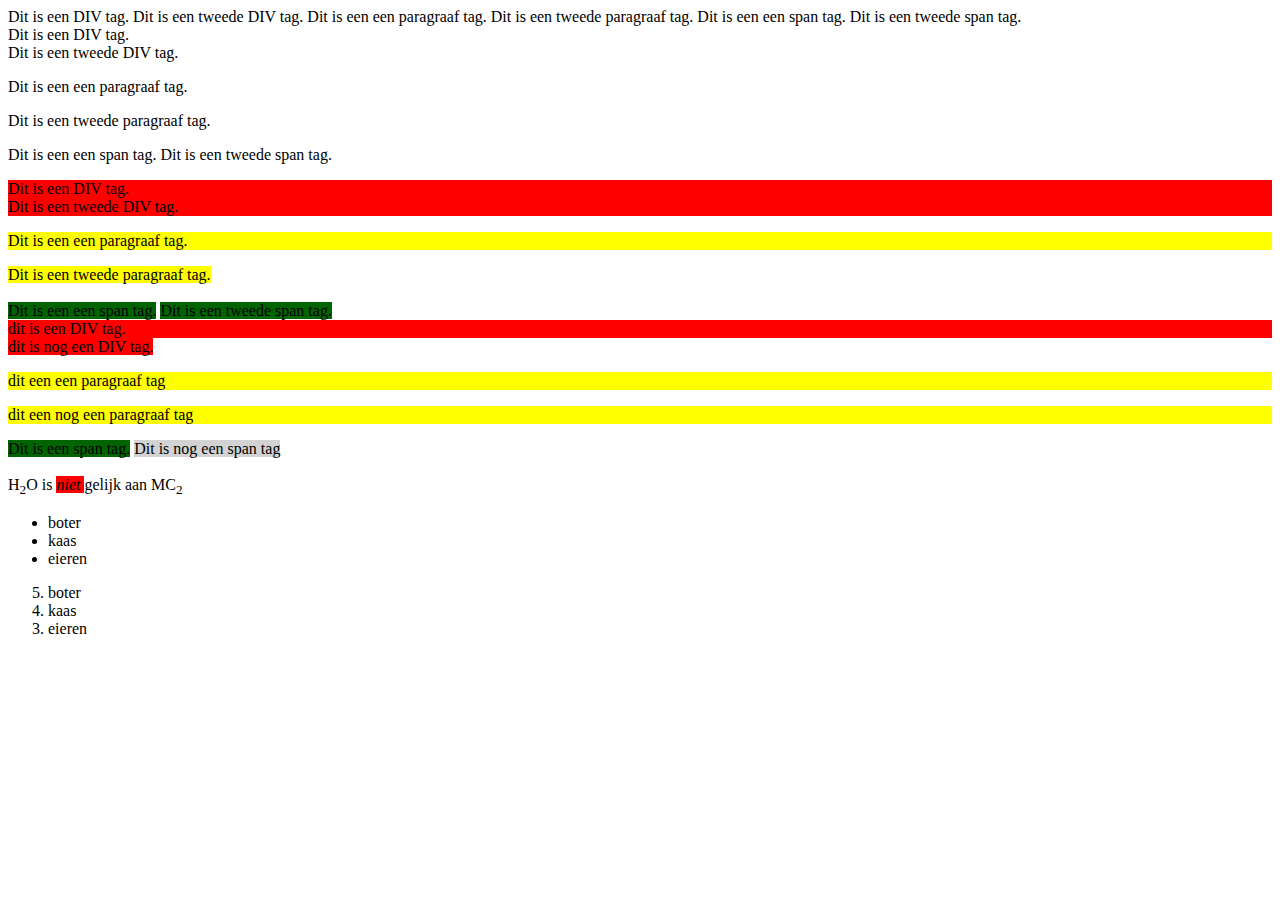
<file: elementen.html>
<!DOCTYPE html>
<html>
<body>
  
Dit is een DIV tag. Dit is een tweede DIV tag. Dit is een een paragraaf tag. Dit is een tweede paragraaf tag. Dit is een een span tag. Dit is een tweede span tag.
<br>

Dit is een DIV tag.
<br>
Dit is een tweede DIV tag.
<br>
<p>Dit is een een paragraaf tag. </p>
<p>Dit is een tweede paragraaf tag.</p>
Dit is een een span tag. Dit is een tweede span tag. <p style="background-color:red;">Dit is een DIV tag.
<br> Dit is een tweede DIV tag. </p>

<p style="background-color:yellow;">
Dit is een een paragraaf tag.
<br> </p>
<span style="background-color:yellow;">
Dit is een tweede paragraaf tag.
<br> </span>
<br>
<span style="background-color:darkgreen;">
Dit is een een span tag.</span> <span style="background-color:darkgreen;"> Dit is een tweede span tag. </span> <br>
<div style="background-color:red;"> dit is een DIV tag.     </div>
<span style="background-color:red;"> dit is nog een DIV tag.</span>
<p style="background-color:yellow;"> dit een een paragraaf tag</p>
<p style="background-color:yellow;"> dit een nog een paragraaf tag </p>
<span style="background-color:darkgreen;">Dit is een span tag.</span> <span style="background-color:lightgray;"> Dit is nog een span tag</span>

<br>
<br>
H<sub>2</sub>O is <span style="background-color:red;"> <i> niet </i></span> <span style="background-color:white;"> gelijk aan MC<sub>2</sub></span>
<ul>
  <li>boter</li>
  <li>kaas</li>
  <li>eieren</li>
</ul>

<ol start="5" reversed>
  <li> boter </li>
  <li> kaas </li>
  <li> eieren </li>
</ol>

</body>
</html>
</file>
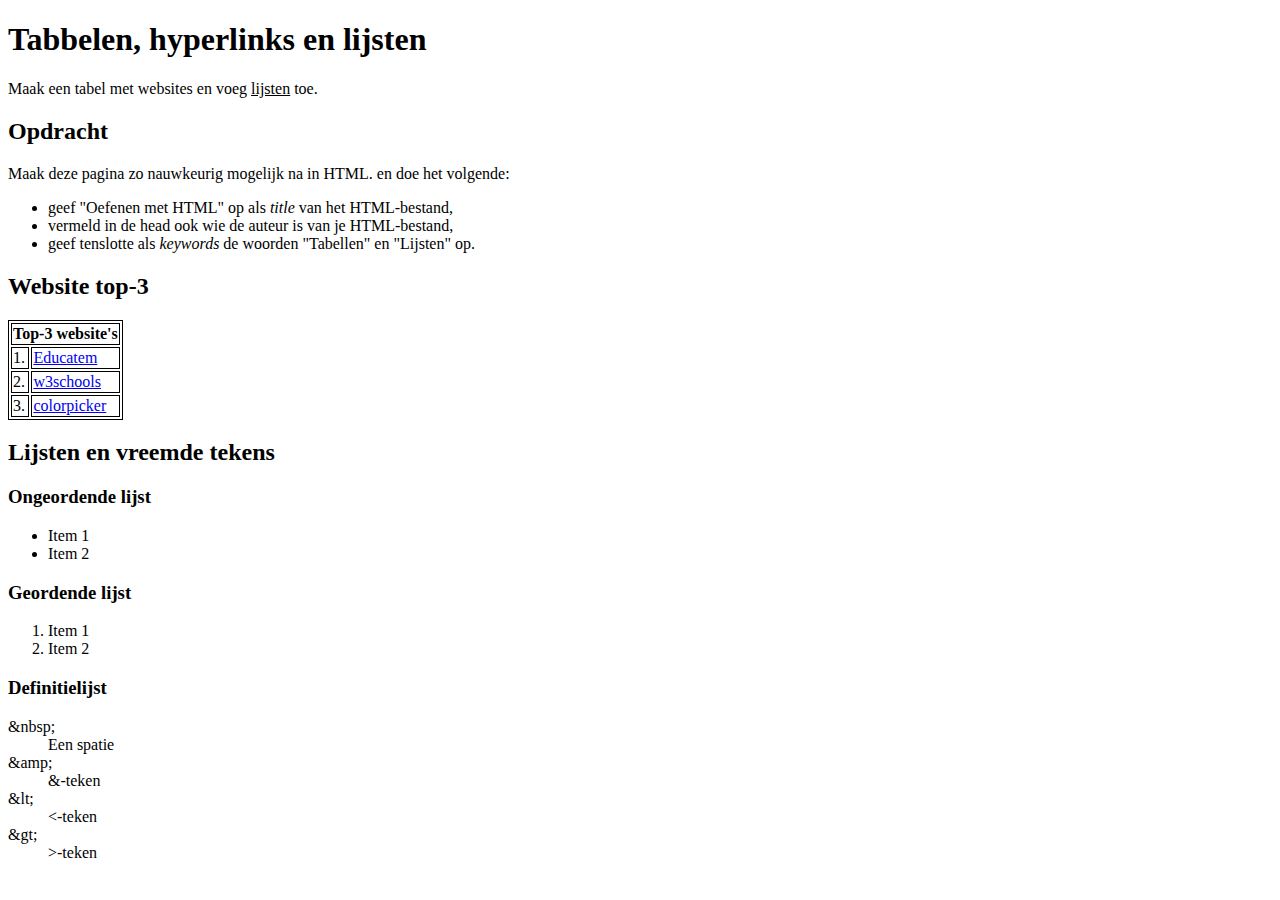
<file: oefenemetHTML.html>
<!DOCTYPE html>
<html>
<head>
<title>Tabbelen, hyperlinks en lijsten</title>
</head>
<body>

<h1>Tabbelen, hyperlinks en lijsten</h1>
Maak een tabel met websites en voeg <ins> lijsten</ins> toe.
<br>
<h2> Opdracht</h2>
Maak deze pagina zo nauwkeurig mogelijk na in HTML. en doe het volgende:

<ul>
  <li>geef "Oefenen met HTML" op als <i> title </i> van het HTML-bestand,</li>
  <li>vermeld in de head ook wie de auteur is van je HTML-bestand,</li>
  <li>geef tenslotte als <i> keywords</i> de woorden "Tabellen" en "Lijsten" op.</li>
</ul>

<h2> Website top-3</h2>
<style>
table, th, td {
  border:1px solid black;
}
</style>

<table>
  <tr>
    <th colspan=2>Top-3 website's</th>

</tr>
  <tr>
    
    <td>1. </td>
    
  
    <td><a href= http://guidemstudents.educatem.nl/ style linkcolor:pruple> Educatem</a></td> </tr>
    
    <tr>
    <td> 2. </td>
    <td><a href = "https://www.w3schools.com"> w3schools </a></td> </tr>
    
   <tr> <td> 3. </td>
   <td><a href= https://imagecolorpicker.com/> colorpicker </a> </td>  </tr>

  
</table>



<h2> Lijsten en vreemde tekens </h2>
<h3> Ongeordende lijst</h3>
<ul>
  <li>Item 1</li>
  <li> Item 2 </li>
</ul>

<h3> Geordende lijst</h3>
<ol>
  <li> Item 1</li>
  <li> Item 2 </li>
</ol>

<h3> Definitielijst</h3>
<dl>
  <dt> &amp;nbsp; </dt>
<dd> Een spatie </dd>
<dt> &amp;amp; </dt>
<dd> &-teken</dd>
<dt> &amp;lt; </dt>
<dd> &lt;-teken </dd>
<dt> &amp;gt; </dt>
<dd> &gt;-teken</dd>

  
  
</dl>



</body>
</html>
</file>
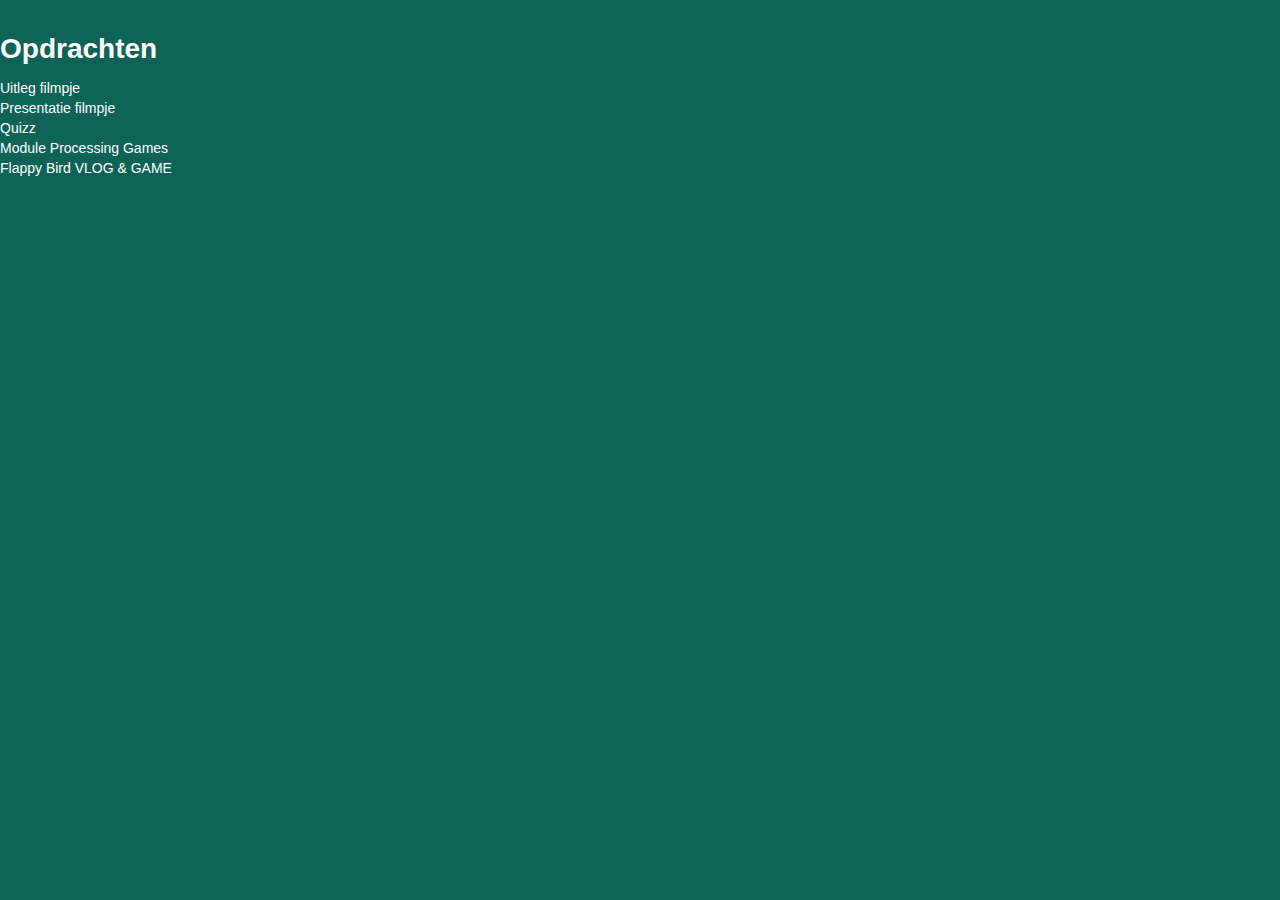
<file: Opdrachten.html>
<html>
    <head>
        <title> Opdrachten </title>
        <br>
            <h1> Opdrachten </h1> 
      </head>

      <style>
        body {
	margin: 0;
	font-family: 'Droid Sans', sans-serif;
	font-size: 14px;
	line-height: 20px;
	color: #fff;
	background-color:#0e6357;
}
a {
	color: #ffffff;;
	text-decoration: none;
}
a:hover, a:focus {
	color: #ffffff;;
	text-decoration: underline;
}
      </style>
        
<body> 
    <a href="Opdrachten/Uitlegfilmpje.html"> <i class="icon-user"></i> Uitleg filmpje </a>
    <br>
    <a href="Opdrachten/Presentatiefilmpje.html"> <i class="icon-user"></i> Presentatie filmpje </a>
    <br>
    <a href ="Opdrachten/06 Quizz.html"><i class="icon-user"></i> Quizz </a>
    <br>
    <a href="Opdrachten/Module Processing Games.html"><i class="icon-user"></i> Module Processing Games</a>
    <br>
    <a href="Opdrachten/FlappyBird.html"><i class="icon-user"></i> Flappy Bird VLOG & GAME</a>

</body>

</html>
</file>
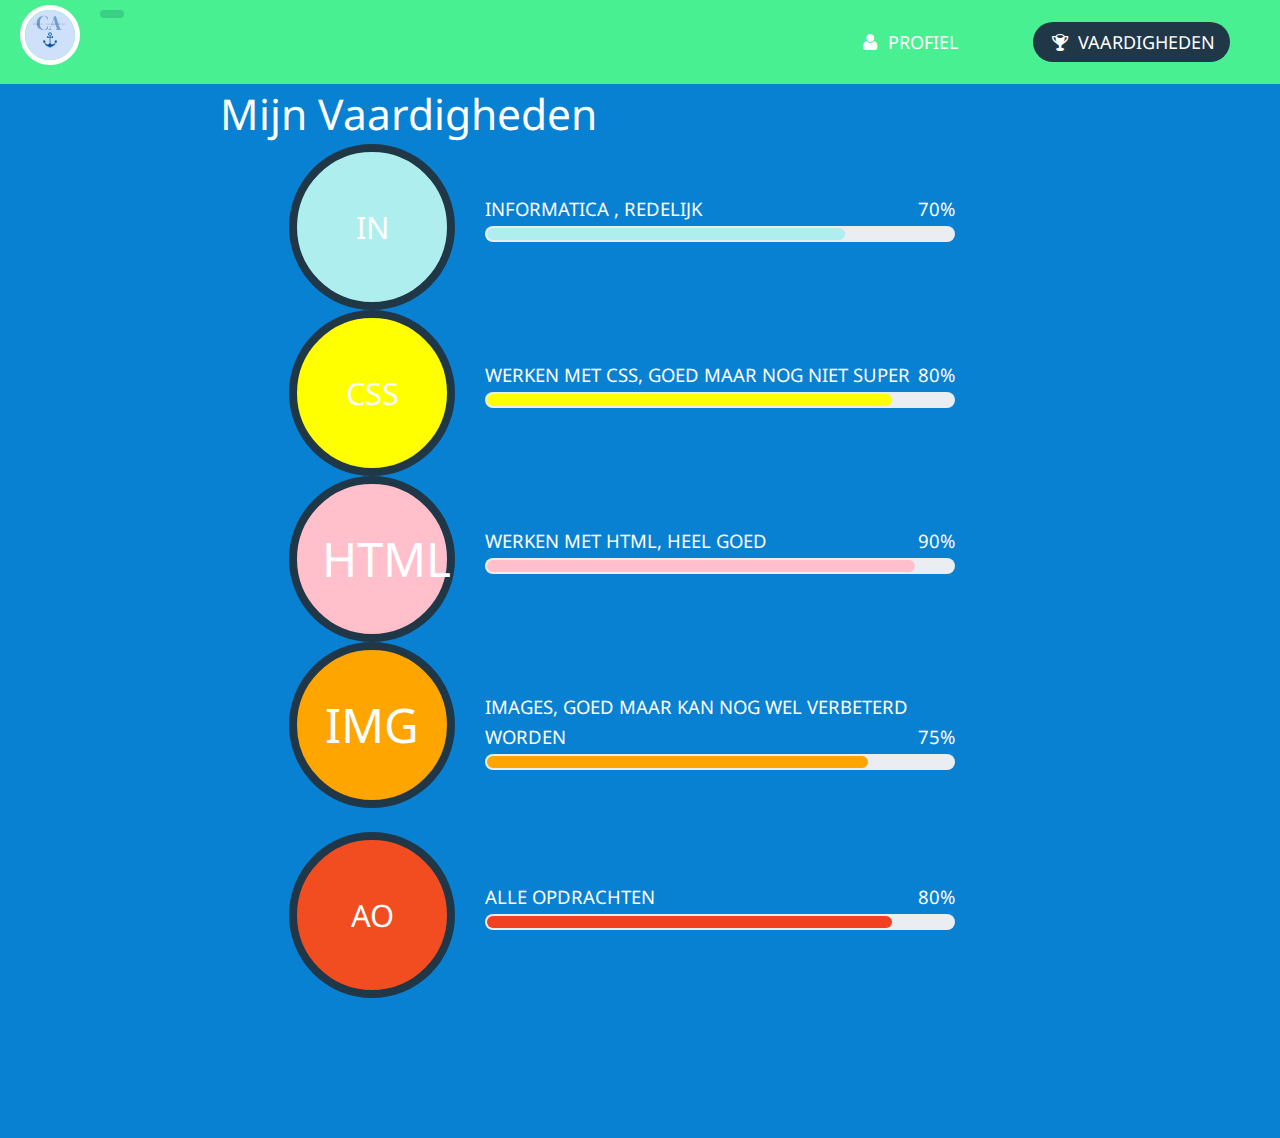
<file: vaardigheden.html>
<!DOCTYPE html>
<html lang="en">
<head>
<title>Mini Portfolio | Vaardigheden</title>
<meta charset="utf-8">
<meta name="viewport" content="width=device-width, initial-scale=1.0">
<link href="css/bootstrap.css" rel="stylesheet">
<link href="css/style.css" rel="stylesheet">
<link href="font/css/fontello.css" rel="stylesheet">
<link href='http://fonts.googleapis.com/css?family=Droid+Sans:400,700' rel='stylesheet' type='text/css'>
</head>
<body>
<div class="navbar">
  <div class="navbar-inner">
    <div class="container"> <a class="btn btn-navbar" data-toggle="collapse" data-target=".nav-collapse"> <span class="icon-bar"></span> <span class="icon-bar"></span> <span class="icon-bar"></span> </a> <a class="brand" href="index.html"><img src="img/CA.png" alt="" height="50px" width="50px"></a>
      <ul class="nav nav-collapse pull-right">
        <li><a href="index.html"><i class="icon-user"></i> Profiel</a></li>
        <li><a href="vaardigheden.html" class="active"><i class="icon-trophy"></i> Vaardigheden</a></li>
    
      </ul>
      <div class="nav-collapse collapse"></div>
    </div>
  </div>
</div>

<div class="container skills">
  <h2>Mijn Vaardigheden</h2>
  <div class="row">
    <div class="span3">
      <div class="html">
        <h3>IN
        </h3>
      </div>
    </div>
    <div class="span5">
      <h3><a href="https://dev.azure.com/schoolhvc/HAVO/_sprints/taskboard/Team%20Charilaine%20van%20den%20Ancker/HAVO/2022-2023%20Sprint%202%20HAVO%204%20Portfolio%20website" style="color:white;"> informatica </a>, redelijk <span>70%</span></h3></span></h3>
      <div class="expand-bg"> <span class="expand html2"> &nbsp; </span> </div>
    </div>
  </div>

  <div class="row">
    <div class="span3">
      <div class="css">
        <h3>CSS</h3>
      </div>
    </div>
    <div class="span5">
      <h3>Werken met CSS, goed maar nog niet super <span>80%</span></h3>
      <div class="expand-bg"> <span class="expand css2"> &nbsp; </span> </div>
    </div>
  </div>


  <div class="row">
    <div class="span3">
      <div class="ps">
        <h3>HTML</h3>
      </div>
    </div>
    <div class="span5">
      <h3>Werken met HTML, heel goed <span>90%</span></h3>
      <div class="expand-bg"> <span class="expand ps2"> &nbsp; </span> </div>
    </div>
  </div>
  <div class="row">
    <div class="span3">
      <div class="ai">
        <h3> IMG </h3>
      </div>
    </div>
    <div class="span5">
      <h3>Images, goed maar kan nog wel verbeterd <br> <br> worden <span>75%</span></h3>
      <div class="expand-bg"> <span class="expand ai2"> &nbsp; </span> </div>
    </div>
  </div>

  <div class="row">
    <div class="span3" onclick=" location.href='Opdrachten.html' "> 
      <div class="html" style="background-color: rgb(241, 77, 32);">
        <h3> AO </h3>
        </div>
        </div>
      <div class="span5"> 
        <h3>Alle Opdrachten <span>80%</span></h3> 
        <div class="expand-bg"> <span class="expand css2" style="background-color: rgb(241, 65, 32);"> &nbsp; </span> </div>
        <div class="span3" onclick=" location.href='Opdrachten.html' "> 
        </div>
        </div>
        </div>
      </div> 
    

  <br>
  <br>
  <br>
<br>
<br>
<br>
<br>
  
<script src="js/jquery-1.10.1.min.js"></script>
<script src="js/bootstrap.min.js"></script>
<script>
$('#myModal').modal('hidden')
</script>
</body>
</html>
</file>
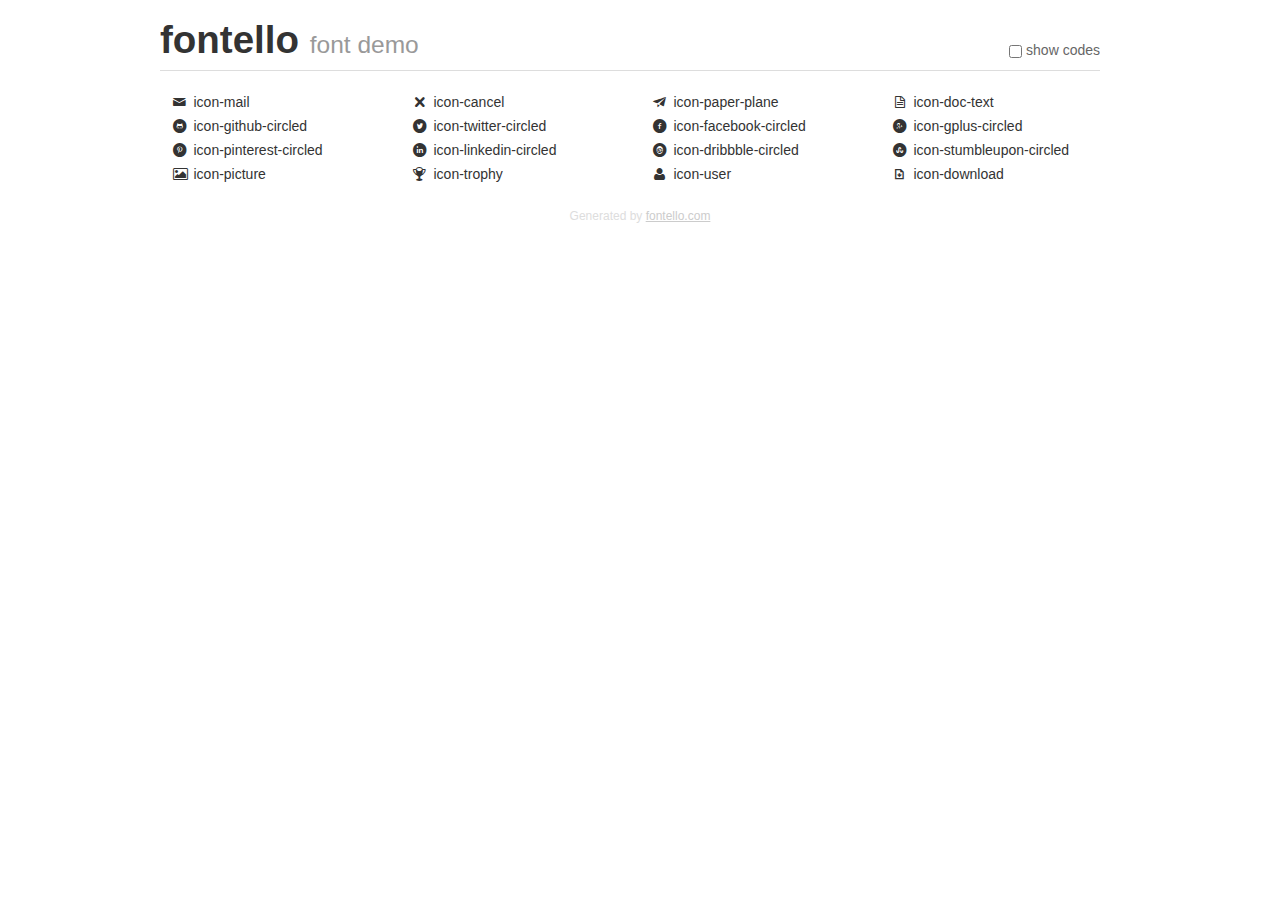
<file: font/demo.html>
<!DOCTYPE html>
<html>
  <head><!--[if lt IE 9]>
    <script src="http://html5shim.googlecode.com/svn/trunk/html5.js"></script><![endif]-->
    <meta charset="UTF-8"><style type="text/css">/*
 * Bootstrap v2.2.1
 *
 * Copyright 2012 Twitter, Inc
 * Licensed under the Apache License v2.0
 * http://www.apache.org/licenses/LICENSE-2.0
 *
 * Designed and built with all the love in the world @twitter by @mdo and @fat.
 */
.clearfix {
  *zoom: 1;
}
.clearfix:before,
.clearfix:after {
  display: table;
  content: "";
  line-height: 0;
}
.clearfix:after {
  clear: both;
}
html {
  font-size: 100%;
  -webkit-text-size-adjust: 100%;
  -ms-text-size-adjust: 100%;
}
a:focus {
  outline: thin dotted #333;
  outline: 5px auto -webkit-focus-ring-color;
  outline-offset: -2px;
}
a:hover,
a:active {
  outline: 0;
}
button,
input,
select,
textarea {
  margin: 0;
  font-size: 100%;
  vertical-align: middle;
}
button,
input {
  *overflow: visible;
  line-height: normal;
}
button::-moz-focus-inner,
input::-moz-focus-inner {
  padding: 0;
  border: 0;
}
body {
  margin: 0;
  font-family: "Helvetica Neue", Helvetica, Arial, sans-serif;
  font-size: 14px;
  line-height: 20px;
  color: #333;
  background-color: #fff;
}
a {
  color: #08c;
  text-decoration: none;
}
a:hover {
  color: #005580;
  text-decoration: underline;
}
.row {
  margin-left: -20px;
  *zoom: 1;
}
.row:before,
.row:after {
  display: table;
  content: "";
  line-height: 0;
}
.row:after {
  clear: both;
}
[class*="span"] {
  float: left;
  min-height: 1px;
  margin-left: 20px;
}
.container,
.navbar-static-top .container,
.navbar-fixed-top .container,
.navbar-fixed-bottom .container {
  width: 940px;
}
.span12 {
  width: 940px;
}
.span11 {
  width: 860px;
}
.span10 {
  width: 780px;
}
.span9 {
  width: 700px;
}
.span8 {
  width: 620px;
}
.span7 {
  width: 540px;
}
.span6 {
  width: 460px;
}
.span5 {
  width: 380px;
}
.span4 {
  width: 300px;
}
.span3 {
  width: 220px;
}
.span2 {
  width: 140px;
}
.span1 {
  width: 60px;
}
[class*="span"].pull-right,
.row-fluid [class*="span"].pull-right {
  float: right;
}
.container {
  margin-right: auto;
  margin-left: auto;
  *zoom: 1;
}
.container:before,
.container:after {
  display: table;
  content: "";
  line-height: 0;
}
.container:after {
  clear: both;
}
p {
  margin: 0 0 10px;
}
.lead {
  margin-bottom: 20px;
  font-size: 21px;
  font-weight: 200;
  line-height: 30px;
}
small {
  font-size: 85%;
}
h1 {
  margin: 10px 0;
  font-family: inherit;
  font-weight: bold;
  line-height: 20px;
  color: inherit;
  text-rendering: optimizelegibility;
}
h1 small {
  font-weight: normal;
  line-height: 1;
  color: #999;
}
h1 {
  line-height: 40px;
}
h1 {
  font-size: 38.5px;
}
h1 small {
  font-size: 24.5px;
}
body {
  margin-top: 90px;
}
.header {
  position: fixed;
  top: 0;
  left: 50%;
  margin-left: -480px;
  background-color: #fff;
  border-bottom: 1px solid #ddd;
  padding-top: 10px;
  z-index: 10;
}
.footer {
  color: #ddd;
  font-size: 12px;
  text-align: center;
  margin-top: 20px;
}
.footer a {
  color: #ccc;
  text-decoration: underline;
}
.the-icons {
  font-size: 14px;
  line-height: 24px;
}
.switch {
  position: absolute;
  right: 0;
  bottom: 10px;
  color: #666;
}
.switch input {
  margin-right: 0.3em;
}
.codesOn .i-name {
  display: none;
}
.codesOn .i-code {
  display: inline;
}
.i-code {
  display: none;
}
</style>
    <link rel="stylesheet" href="css/fontello.css">
    <link rel="stylesheet" href="css/animation.css"><!--[if IE 7]>
    <link rel="stylesheet" href="css/fontello-ie7.css"><![endif]-->
    <script>
      function toggleCodes(on) {
        var obj = document.getElementById('icons');
        
        if (on) {
          obj.className += ' codesOn';
        } else {
          obj.className = obj.className.replace(' codesOn', '');
        }
      }
      
    </script>
  </head>
  <body>
    <div class="container header">
      <h1>
        fontello
         <small>font demo</small>
      </h1>
      <label class="switch">
        <input type="checkbox" onclick="toggleCodes(this.checked)">show codes
      </label>
    </div>
    <div id="icons" class="container">
      <div class="row">
        <div title="Code: 0xe806" class="the-icons span3"><i class="icon-mail"></i> <span class="i-name">icon-mail</span><span class="i-code">0xe806</span></div>
        <div title="Code: 0xe80f" class="the-icons span3"><i class="icon-cancel"></i> <span class="i-name">icon-cancel</span><span class="i-code">0xe80f</span></div>
        <div title="Code: 0xe804" class="the-icons span3"><i class="icon-paper-plane"></i> <span class="i-name">icon-paper-plane</span><span class="i-code">0xe804</span></div>
        <div title="Code: 0xe803" class="the-icons span3"><i class="icon-doc-text"></i> <span class="i-name">icon-doc-text</span><span class="i-code">0xe803</span></div>
      </div>
      <div class="row">
        <div title="Code: 0xe80e" class="the-icons span3"><i class="icon-github-circled"></i> <span class="i-name">icon-github-circled</span><span class="i-code">0xe80e</span></div>
        <div title="Code: 0xe808" class="the-icons span3"><i class="icon-twitter-circled"></i> <span class="i-name">icon-twitter-circled</span><span class="i-code">0xe808</span></div>
        <div title="Code: 0xe807" class="the-icons span3"><i class="icon-facebook-circled"></i> <span class="i-name">icon-facebook-circled</span><span class="i-code">0xe807</span></div>
        <div title="Code: 0xe809" class="the-icons span3"><i class="icon-gplus-circled"></i> <span class="i-name">icon-gplus-circled</span><span class="i-code">0xe809</span></div>
      </div>
      <div class="row">
        <div title="Code: 0xe80a" class="the-icons span3"><i class="icon-pinterest-circled"></i> <span class="i-name">icon-pinterest-circled</span><span class="i-code">0xe80a</span></div>
        <div title="Code: 0xe80b" class="the-icons span3"><i class="icon-linkedin-circled"></i> <span class="i-name">icon-linkedin-circled</span><span class="i-code">0xe80b</span></div>
        <div title="Code: 0xe80c" class="the-icons span3"><i class="icon-dribbble-circled"></i> <span class="i-name">icon-dribbble-circled</span><span class="i-code">0xe80c</span></div>
        <div title="Code: 0xe80d" class="the-icons span3"><i class="icon-stumbleupon-circled"></i> <span class="i-name">icon-stumbleupon-circled</span><span class="i-code">0xe80d</span></div>
      </div>
      <div class="row">
        <div title="Code: 0xe802" class="the-icons span3"><i class="icon-picture"></i> <span class="i-name">icon-picture</span><span class="i-code">0xe802</span></div>
        <div title="Code: 0xe801" class="the-icons span3"><i class="icon-trophy"></i> <span class="i-name">icon-trophy</span><span class="i-code">0xe801</span></div>
        <div title="Code: 0xe800" class="the-icons span3"><i class="icon-user"></i> <span class="i-name">icon-user</span><span class="i-code">0xe800</span></div>
        <div title="Code: 0xe805" class="the-icons span3"><i class="icon-download"></i> <span class="i-name">icon-download</span><span class="i-code">0xe805</span></div>
      </div>
    </div>
    <div class="container footer">Generated by <a href="http://fontello.com">fontello.com</a></div>
  </body>
</html>
</file>
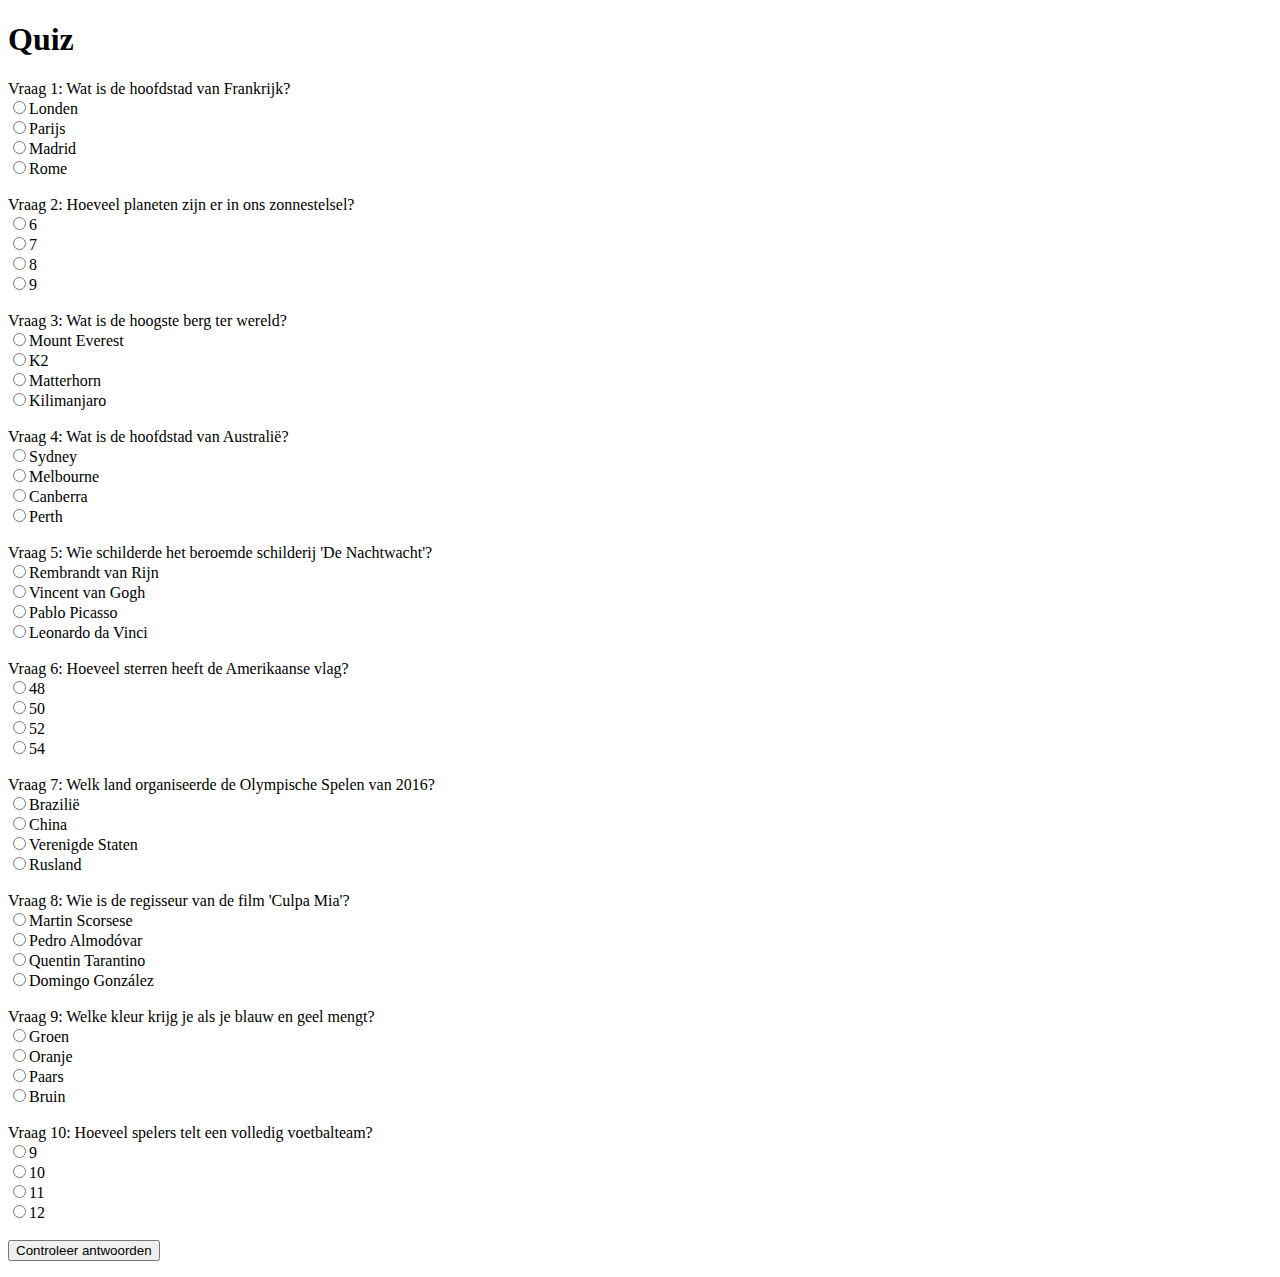
<file: Opdrachten/06 Quizz.html>
<!DOCTYPE html>
<html>
<head>
  <title>Quiz</title>
  <style>
    .correct {
      color: green;
    }

    .incorrect {
      color: red;
    }
  </style>
</head>
<body>
  <h1>Quiz</h1>

  <div id="quiz"></div>

  <script>
    // Definieer de vraag-objecten
    let quizVragen = [
      {
        vraag: "Wat is de hoofdstad van Frankrijk?",
        antwoorden: ["Londen", "Parijs", "Madrid", "Rome"],
        juisteAntwoord: 1
      },
      {
        vraag: "Hoeveel planeten zijn er in ons zonnestelsel?",
        antwoorden: ["6", "7", "8", "9"],
        juisteAntwoord: 2
      },
      {
        vraag: "Wat is de hoogste berg ter wereld?",
        antwoorden: ["Mount Everest", "K2", "Matterhorn", "Kilimanjaro"],
        juisteAntwoord: 0
      },
      {
        vraag: "Wat is de hoofdstad van Australië?",
        antwoorden: ["Sydney", "Melbourne", "Canberra", "Perth"],
        juisteAntwoord: 2
      },
      {
        vraag: "Wie schilderde het beroemde schilderij 'De Nachtwacht'?",
        antwoorden: ["Rembrandt van Rijn", "Vincent van Gogh", "Pablo Picasso", "Leonardo da Vinci"],
        juisteAntwoord: 0
      },
      {
        vraag: "Hoeveel sterren heeft de Amerikaanse vlag?",
        antwoorden: ["48", "50", "52", "54"],
        juisteAntwoord: 1
      },
      {
        vraag: "Welk land organiseerde de Olympische Spelen van 2016?",
        antwoorden: ["Brazilië", "China", "Verenigde Staten", "Rusland"],
        juisteAntwoord: 0
      },
      {
        vraag: "Wie is de regisseur van de film 'Culpa Mia'?",
        antwoorden: ["Martin Scorsese", "Pedro Almodóvar", "Quentin Tarantino", "Domingo González"],
        juisteAntwoord: 3
      },
      {
        vraag: "Welke kleur krijg je als je blauw en geel mengt?",
        antwoorden: ["Groen", "Oranje", "Paars", "Bruin"],
        juisteAntwoord: 0
      },
      {
        vraag: "Hoeveel spelers telt een volledig voetbalteam?",
        antwoorden: ["9", "10", "11", "12"],
        juisteAntwoord: 2
      }
    ];

    // Functie om de vragen weer te geven
    function weergeefVragen() {
      let quizContainer = document.getElementById("quiz");

      for (let i = 0; i < quizVragen.length; i++) {
        let vraag = quizVragen[i].vraag;
        let antwoorden = quizVragen[i].antwoorden;
        let juisteAntwoord = quizVragen[i].juisteAntwoord;

        let vraagElement = document.createElement("div");
        vraagElement.innerHTML = "Vraag " + (i + 1) + ": " + vraag;
        vraagElement.id = "vraag" + i;
        quizContainer.appendChild(vraagElement);

        for (let j = 0; j < antwoorden.length; j++) {
          let antwoordElement = document.createElement("input");
          antwoordElement.type = "radio";
          antwoordElement.name = "vraag" + i;
          antwoordElement.value = j;
          quizContainer.appendChild(antwoordElement);

          let labelElement = document.createElement("label");
          labelElement.innerHTML = antwoorden[j];
          quizContainer.appendChild(labelElement);

          quizContainer.appendChild(document.createElement("br"));
        }

        quizContainer.appendChild(document.createElement("br"));
      }

      let controleerButton = document.createElement("button");
      controleerButton.innerHTML = "Controleer antwoorden";
      quizContainer.appendChild(controleerButton);

      controleerButton.addEventListener("click", function() {
        let score = 0;

        for (let i = 0; i < quizVragen.length; i++) {
          let gebruikerAntwoord = parseInt(document.querySelector('input[name="vraag' + i + '"]:checked').value);
          let vraagElement = document.getElementById("vraag" + i);

          let antwoordElementen = vraagElement.querySelectorAll("input[type=radio]");

          // Verwijder de kleurklassen van de vorige beoordeling
          vraagElement.classList.remove("correct", "incorrect");

          for (let j = 0; j < antwoordElementen.length; j++) {
            let antwoordElement = antwoordElementen[j];
            antwoordElement.disabled = true;

            if (j === quizVragen[i].juisteAntwoord) {
              if (antwoordElement.checked) {
                antwoordElement.labels[0].classList.add("correct");
              }
            } else {
              if (antwoordElement.checked) {
                antwoordElement.labels[0].classList.add("incorrect");
              }
            }
          }

          // De feedback is dat de vragen die goed zijn beantwoord groen worden en de vragen die fout zijn beantwoord worden rood (na het drukken op de "controleren" knop) 
          if (gebruikerAntwoord === quizVragen[i].juisteAntwoord) {
            score++;
            vraagElement.classList.add("correct");
          } else {
            vraagElement.classList.add("incorrect");
          }
        }

        let scoreElement = document.createElement("p");
        scoreElement.innerHTML = "Uw score: " + score + "/" + quizVragen.length;
        quizContainer.appendChild(scoreElement);
      });
    }

    // Start de quiz wanneer de pagina geladen is
    window.onload = function() {
      weergeefVragen();
    };
  </script>
</body>
</html>

<p href="opdrachten/06 Quizz.html"> </p>
</file>
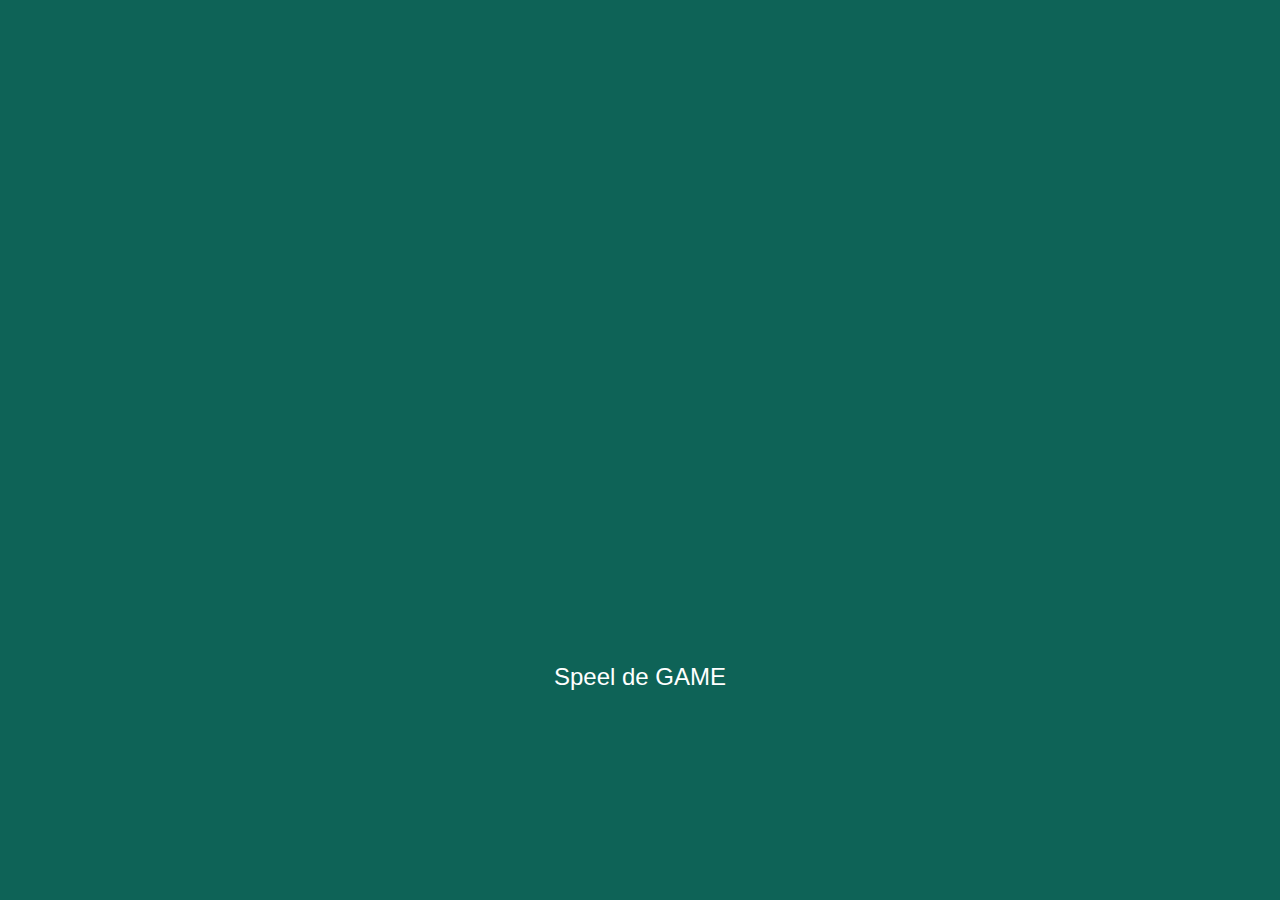
<file: Opdrachten/FlappyBird.html>
<!DOCTYPE html>
<html lang="nl">
<head>
    <meta charset="UTF-8">
    <meta name="viewport" content="width=device-width, initial-scale=1.0">
    <title>Uitleg filmpje</title>
    <style>
        body {
            font-family: Arial, sans-serif;
            background-color: #0e6357;
            margin: 0;
            padding: 0;
            display: flex;
            justify-content: center;
            align-items: center;
            height: 100vh;
        }

        #container {
            max-width: 1200px; 
            padding: 20px;
        }

        iframe {
            width: 800px; 
            height: 450px; 
        }

        .game-link {
            display: block;
            text-align: center;
            font-size: 24px;
            color: white;
            text-decoration: none;
        }

        .game-link:hover {
            color: white;
        }
    </style>
</head>
<body>
    <div id="container">
        <iframe width="800" height="450" src="" frameborder="0" allowfullscreen></iframe>

<br>

        <a class="game-link" href="https://charilaine.github.io/Flappybird/">Speel de GAME</a>
    </div>
</body>
</html>
</file>
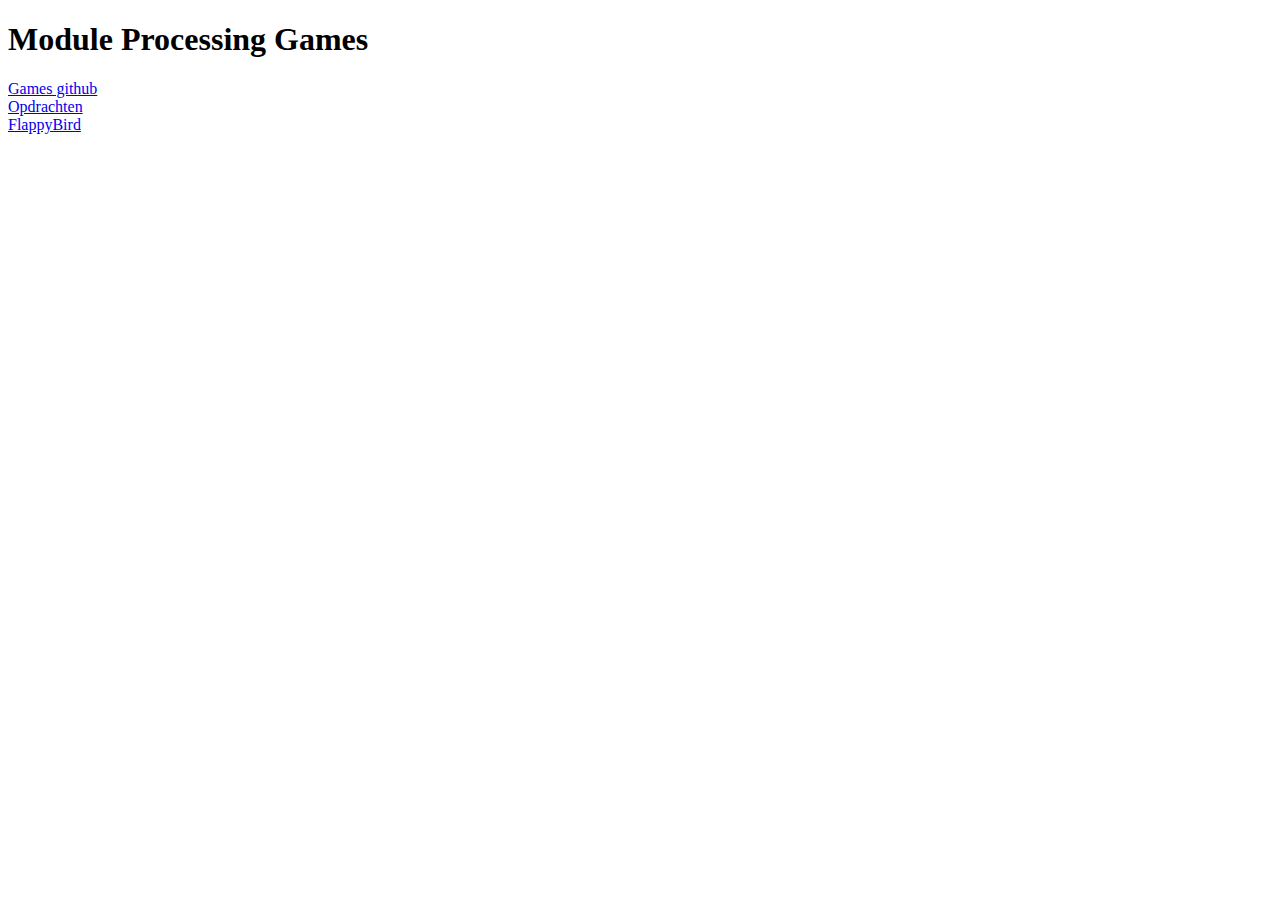
<file: Opdrachten/Module Processing Games.html>
<!DOCTYPE html>
<html>
<head>
  <title> Module Processing Games </title>
  <h1>Module Processing Games</h1>


</head>


<a href="https://charilaine.github.io/Games.github.io/"> <i class="icon-user"></i> Games github  </a>
<br>
<a href="https://charilaine.github.io/Games.github.io/"><i class="icon-user"></i>Opdrachten</a>
<br>
<a href="https://charilaine.github.io/Flappybird/"> <i class="icon-user"></i>FlappyBird</a>
</html>

<p href="opdrachten/Module Processing Games.html"> </p>
</file>
<file: font/css/fontello.css>
@font-face {
  font-family: 'fontello';
  src: url('../font/fontello.eot?87773380');
  src: url('../font/fontello.eot?87773380#iefix') format('embedded-opentype'),
       url('../font/fontello.woff?87773380') format('woff'),
       url('../font/fontello.ttf?87773380') format('truetype'),
       url('../font/fontello.svg?87773380#fontello') format('svg');
  font-weight: normal;
  font-style: normal;
}
/* Chrome hack: SVG is rendered more smooth in Windozze. 100% magic, uncomment if you need it. */
/* Note, that will break hinting! In other OS-es font will be not as sharp as it could be */
/*
@media screen and (-webkit-min-device-pixel-ratio:0) {
  @font-face {
    font-family: 'fontello';
    src: url('../font/fontello.svg?87773380#fontello') format('svg');
  }
}
*/
 
 [class^="icon-"]:before, [class*=" icon-"]:before {
  font-family: "fontello";
  font-style: normal;
  font-weight: normal;
  speak: none;
 
  display: inline-block;
  text-decoration: inherit;
  width: 1em;
  margin-right: .2em;
  text-align: center;
  /* opacity: .8; */
 
  /* For safety - reset parent styles, that can break glyph codes*/
  font-variant: normal;
  text-transform: none;
     
  /* fix buttons height, for twitter bootstrap */
  line-height: 1em;
 
  /* Animation center compensation - margins should be symmetric */
  /* remove if not needed */
  margin-left: .2em;
 
  /* you can be more comfortable with increased icons size */
  /* font-size: 120%; */
 
  /* Uncomment for 3D effect */
  /* text-shadow: 1px 1px 1px rgba(127, 127, 127, 0.3); */
}
 
.icon-mail:before { content: '\e806'; } /* '' */
.icon-cancel:before { content: '\e80f'; } /* '' */
.icon-paper-plane:before { content: '\e804'; } /* '' */
.icon-doc-text:before { content: '\e803'; } /* '' */
.icon-github-circled:before { content: '\e80e'; } /* '' */
.icon-twitter-circled:before { content: '\e808'; } /* '' */
.icon-facebook-circled:before { content: '\e807'; } /* '' */
.icon-gplus-circled:before { content: '\e809'; } /* '' */
.icon-pinterest-circled:before { content: '\e80a'; } /* '' */
.icon-linkedin-circled:before { content: '\e80b'; } /* '' */
.icon-dribbble-circled:before { content: '\e80c'; } /* '' */
.icon-stumbleupon-circled:before { content: '\e80d'; } /* '' */
.icon-picture:before { content: '\e802'; } /* '' */
.icon-trophy:before { content: '\e801'; } /* '' */
.icon-user:before { content: '\e800'; } /* '' */
.icon-download:before { content: '\e805'; } /* '' */
</file>
<file: font/css/fontello-ie7.css>
[class^="icon-"], [class*=" icon-"] {
  font-family: 'fontello';
  font-style: normal;
  font-weight: normal;
 
  /* fix buttons height */
  line-height: 1em;
 
  /* you can be more comfortable with increased icons size */
  /* font-size: 120%; */
}
 
.icon-mail { *zoom: expression( this.runtimeStyle['zoom'] = '1', this.innerHTML = '&#xe806;&nbsp;'); }
.icon-cancel { *zoom: expression( this.runtimeStyle['zoom'] = '1', this.innerHTML = '&#xe80f;&nbsp;'); }
.icon-paper-plane { *zoom: expression( this.runtimeStyle['zoom'] = '1', this.innerHTML = '&#xe804;&nbsp;'); }
.icon-doc-text { *zoom: expression( this.runtimeStyle['zoom'] = '1', this.innerHTML = '&#xe803;&nbsp;'); }
.icon-github-circled { *zoom: expression( this.runtimeStyle['zoom'] = '1', this.innerHTML = '&#xe80e;&nbsp;'); }
.icon-twitter-circled { *zoom: expression( this.runtimeStyle['zoom'] = '1', this.innerHTML = '&#xe808;&nbsp;'); }
.icon-facebook-circled { *zoom: expression( this.runtimeStyle['zoom'] = '1', this.innerHTML = '&#xe807;&nbsp;'); }
.icon-gplus-circled { *zoom: expression( this.runtimeStyle['zoom'] = '1', this.innerHTML = '&#xe809;&nbsp;'); }
.icon-pinterest-circled { *zoom: expression( this.runtimeStyle['zoom'] = '1', this.innerHTML = '&#xe80a;&nbsp;'); }
.icon-linkedin-circled { *zoom: expression( this.runtimeStyle['zoom'] = '1', this.innerHTML = '&#xe80b;&nbsp;'); }
.icon-dribbble-circled { *zoom: expression( this.runtimeStyle['zoom'] = '1', this.innerHTML = '&#xe80c;&nbsp;'); }
.icon-stumbleupon-circled { *zoom: expression( this.runtimeStyle['zoom'] = '1', this.innerHTML = '&#xe80d;&nbsp;'); }
.icon-picture { *zoom: expression( this.runtimeStyle['zoom'] = '1', this.innerHTML = '&#xe802;&nbsp;'); }
.icon-trophy { *zoom: expression( this.runtimeStyle['zoom'] = '1', this.innerHTML = '&#xe801;&nbsp;'); }
.icon-user { *zoom: expression( this.runtimeStyle['zoom'] = '1', this.innerHTML = '&#xe800;&nbsp;'); }
.icon-download { *zoom: expression( this.runtimeStyle['zoom'] = '1', this.innerHTML = '&#xe805;&nbsp;'); }
</file>
<file: css/style.css>
/*This stylesheet contains some custom class rather than Bootstrap*/
		
a.brand img {
	border-radius:50%;
	border:5px solid #fff;
}

/***** Index *****/
	.index h1 {
	color:#39d084;
	font-weight: normal;
}
.profile h3 {
	color:#fff;
	font-weight: normal;
}
.profile p {
	color:#fff;
	font-size:18px;
	line-height: 35px;
	margin-top: 30px;
}
.profile .container .span5 {
	padding:20px 0;
}
a.hire-me {
	display: inline-block;
 *display: inline;
	padding:20px 60px;
	background:#39d084;
	color:#fff;
	text-transform:uppercase;
	font-size:26px;
	margin:20px 0;
	-webkit-border-radius: 40px;
	-moz-border-radius: 40px;
	border-radius: 40px;
}

.social {
	text-align:center;
	padding-bottom:80px;
}
ul.social-icons {
	text-align: center;
	margin:20px 0;
}
ul.social-icons li {
	list-style:none;
	display:inline-block;
	margin:10px;
}
ul.social-icons li:first-child {
	margin-left:0;
}
ul.social-icons li a {
	opacity:0.8;
}
ul.social-icons li a:hover {
	opacity:1;
}
/***** Skills *****/
.skills .span3 {
	width:235px;
	overflow: hidden;
}
.skills .span5 {
	text-align:left;
	padding:47px 0;
}
.skills .ps, .skills .ai, .skills .html, .skills .css {
	padding:25px;
	width:100px;
	height:100px;
	-webkit-border-radius: 50%;
	-moz-border-radius: 50%;
	border-radius: 50%;
	text-align:center;
	border:8px solid #203748;
	float:right;
	-webkit-transition: all 0.2s linear;
	-moz-transition: all 0.2s linear;
	-o-transition: all 0.2s linear;
	transition: all 0.2s linear;
}
.skills .ps {
	background: pink;
}
.skills .ai {
	background: orange;
}
.skills .html {
	background: paleturquoise;
}
.skills .css {
	background: yellow;
}
.skills .ps:hover, .skills .ai:hover, .skills .html:hover, .skills .css:hover {
	border:8px solid #fff;
}
.skills .ps h3, .skills .ai h3, .skills .html h3, .skills .css h3 {
	color:#fff;
	font-size: 3.4em;
	font-weight: normal;
	line-height: 80px;
}
.skills .html h3, .skills .css h3 {
	font-size: 2.2em;
}
.expand-bg {
	background: none repeat scroll 0 0 #EAEDF2;
	border-radius:16px;
	height: 16px;
	margin-bottom: 15px;
	position: relative;
	padding: 0 2px;
}
.expand {
	border-radius: 10px;
	height: 4px;
	margin: 2px 0;
	padding: 4px 0 4px 5px;
	position: absolute;
}
.skills .span5 h3 {
	font-size: 18.5px;
	line-height: 15px;
	font-weight:normal;
	text-transform:uppercase;
}
.skills .span5 h3 span {
	float:right;
}
.ps2 {
	width:90%;
	background: pink;
	-moz-animation:html5 2s ease-out;
	-webkit-animation:html5 2s ease-out;
}
.ai2 {
	width:80%;
	background:orange;
	-moz-animation:css3 2s ease-out;
	-webkit-animation:css3 2s ease-out;
}
.html2 {
	width:75%;
	background:paleturquoise;
	-moz-animation:jquery 2s ease-out;
	-webkit-animation:jquery 2s ease-out;
}
.css2 {
	width:85%;
	background: yellow;
	-moz-animation:photoshop 2s ease-out;
	-webkit-animation:photoshop 2s ease-out;
}
 @-moz-keyframes ps2 {
0% {
width:0px;
}
100% {
width:90%;
}
}
@-moz-keyframes ai2 {
0% {
width:0px;
}
100% {
width:80%;
}
}
@-moz-keyframes html2 {
0% {
width:0px;
}
100% {
width:75%;
}
}
@-moz-keyframes css2 {
0% {
width:0px;
}
100% {
width:85%;
}
}
 @-webkit-keyframes ps2 {
0% {
width:0px;
}
100% {
width:90%;
}
}
@-webkit-keyframes ai {
0% {
width:0px;
}
100% {
width:80%;
}
}
@-webkit-keyframes html {
0% {
width:0px;
}
100% {
width:75%;
}
}
@-webkit-keyframes css {
0% {
width:0px;
}
100% {
width:85%;
}
}
/**** Work container *****/
ul.work-images li {
	list-style:none;
	display:inline-block;
	margin: 8px 10px;
 background:
}
ul.work-images li:first-child {
	margin-left:0;
}
ul.work-images li div {
	background:url(../img/eye.png) 50% 50% no-repeat;
	background-color: #f04949;
	-webkit-transition: all 0.2s linear;
	-moz-transition: all 0.2s linear;
	-o-transition: all 0.2s linear;
	transition: all 0.2s linear;
}
ul.work-images li img {
	-webkit-transition: all 0.2s linear;
	-moz-transition: all 0.2s linear;
	-o-transition: all 0.2s linear;
	transition: all 0.2s linear;
}
ul.work-images li img:hover {
	opacity:0.1;
}
/***** Resume container *****/
.resume h3 {
	margin:40px 0;
}
.resume .btn-center {
	text-align:center;
}
.footer {
	background:orange;
	position: fixed;
	width: 100%;
	bottom: 0%;
}
.footer p {
	margin:20px;
}
.footer p a {
	color:#fff;
	text-decoration:none;
}
.footer p a:hover {
	color:#39d084;
}
</file>
<file: font/css/animation.css>
/*
   Animation example, for spinners
*/
.animate-spin {
  -moz-animation: spin 2s infinite linear;
  -o-animation: spin 2s infinite linear;
  -webkit-animation: spin 2s infinite linear;
  animation: spin 2s infinite linear;
  display: inline-block;
}
@-moz-keyframes spin {
  0% {
    -moz-transform: rotate(0deg);
    -o-transform: rotate(0deg);
    -webkit-transform: rotate(0deg);
    transform: rotate(0deg);
  }

  100% {
    -moz-transform: rotate(359deg);
    -o-transform: rotate(359deg);
    -webkit-transform: rotate(359deg);
    transform: rotate(359deg);
  }
}
@-webkit-keyframes spin {
  0% {
    -moz-transform: rotate(0deg);
    -o-transform: rotate(0deg);
    -webkit-transform: rotate(0deg);
    transform: rotate(0deg);
  }

  100% {
    -moz-transform: rotate(359deg);
    -o-transform: rotate(359deg);
    -webkit-transform: rotate(359deg);
    transform: rotate(359deg);
  }
}
@-o-keyframes spin {
  0% {
    -moz-transform: rotate(0deg);
    -o-transform: rotate(0deg);
    -webkit-transform: rotate(0deg);
    transform: rotate(0deg);
  }

  100% {
    -moz-transform: rotate(359deg);
    -o-transform: rotate(359deg);
    -webkit-transform: rotate(359deg);
    transform: rotate(359deg);
  }
}
@-ms-keyframes spin {
  0% {
    -moz-transform: rotate(0deg);
    -o-transform: rotate(0deg);
    -webkit-transform: rotate(0deg);
    transform: rotate(0deg);
  }

  100% {
    -moz-transform: rotate(359deg);
    -o-transform: rotate(359deg);
    -webkit-transform: rotate(359deg);
    transform: rotate(359deg);
  }
}
@keyframes spin {
  0% {
    -moz-transform: rotate(0deg);
    -o-transform: rotate(0deg);
    -webkit-transform: rotate(0deg);
    transform: rotate(0deg);
  }

  100% {
    -moz-transform: rotate(359deg);
    -o-transform: rotate(359deg);
    -webkit-transform: rotate(359deg);
    transform: rotate(359deg);
  }
}
</file>
